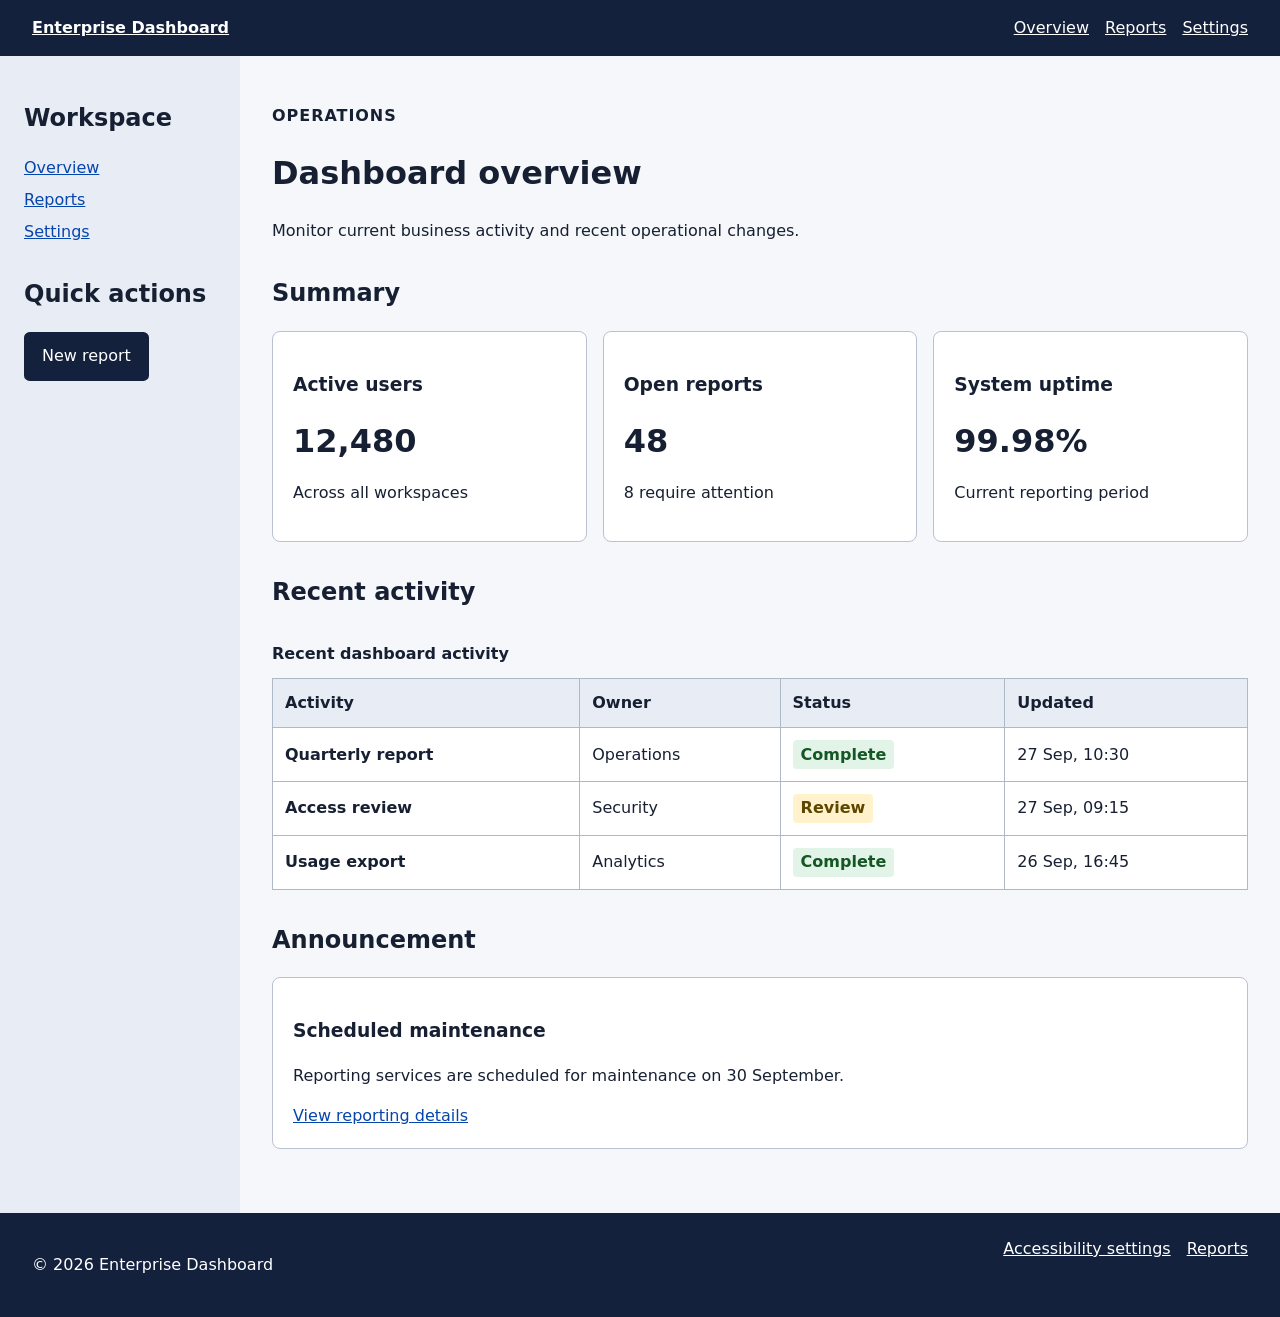
<file: semantic-html5-accessible-dashboard/semantic-html5-accessible-dashboard/index.html>
<!doctype html>
<html lang="en">
<head>
  <meta charset="utf-8">
  <meta name="viewport" content="width=device-width, initial-scale=1">
  <meta name="description" content="Accessible enterprise dashboard built with semantic HTML5.">
  <title>Enterprise Dashboard — Overview</title>
  <link rel="stylesheet" href="css/styles.css">
  <script src="js/app.js" defer></script>
</head>
<body>
  <a class="skip-link" href="#main-content">Skip to main content</a>

  <header class="site-header">
    <div class="brand">
      <a href="index.html" aria-label="Enterprise Dashboard home">Enterprise Dashboard</a>
    </div>
    <nav aria-label="Primary navigation">
      <ul class="nav-list">
        <li><a href="index.html" aria-current="page">Overview</a></li>
        <li><a href="pages/reports.html">Reports</a></li>
        <li><a href="pages/settings.html">Settings</a></li>
      </ul>
    </nav>
  </header>

  <div class="layout">
    <aside class="sidebar" aria-label="Dashboard sidebar">
      <h2>Workspace</h2>
      <nav aria-label="Dashboard navigation">
        <ul>
          <li><a href="index.html" aria-current="page">Overview</a></li>
          <li><a href="pages/reports.html">Reports</a></li>
          <li><a href="pages/settings.html">Settings</a></li>
        </ul>
      </nav>

      <section aria-labelledby="quick-actions-heading">
        <h2 id="quick-actions-heading">Quick actions</h2>
        <button type="button" data-open-modal>New report</button>
      </section>
    </aside>

    <main id="main-content" tabindex="-1">
      <header class="page-header">
        <p class="eyebrow">Operations</p>
        <h1>Dashboard overview</h1>
        <p>Monitor current business activity and recent operational changes.</p>
      </header>

      <section aria-labelledby="summary-heading">
        <h2 id="summary-heading">Summary</h2>
        <div class="card-grid">
          <article class="card">
            <h3>Active users</h3>
            <p class="metric">12,480</p>
            <p>Across all workspaces</p>
          </article>
          <article class="card">
            <h3>Open reports</h3>
            <p class="metric">48</p>
            <p>8 require attention</p>
          </article>
          <article class="card">
            <h3>System uptime</h3>
            <p class="metric">99.98%</p>
            <p>Current reporting period</p>
          </article>
        </div>
      </section>

      <section aria-labelledby="activity-heading">
        <h2 id="activity-heading">Recent activity</h2>
        <div class="table-wrapper">
          <table>
            <caption>Recent dashboard activity</caption>
            <thead>
              <tr>
                <th scope="col">Activity</th>
                <th scope="col">Owner</th>
                <th scope="col">Status</th>
                <th scope="col">Updated</th>
              </tr>
            </thead>
            <tbody>
              <tr>
                <th scope="row">Quarterly report</th>
                <td>Operations</td>
                <td><span class="status success">Complete</span></td>
                <td><time datetime="2026-09-27T10:30">27 Sep, 10:30</time></td>
              </tr>
              <tr>
                <th scope="row">Access review</th>
                <td>Security</td>
                <td><span class="status warning">Review</span></td>
                <td><time datetime="2026-09-27T09:15">27 Sep, 09:15</time></td>
              </tr>
              <tr>
                <th scope="row">Usage export</th>
                <td>Analytics</td>
                <td><span class="status success">Complete</span></td>
                <td><time datetime="2026-09-26T16:45">26 Sep, 16:45</time></td>
              </tr>
            </tbody>
          </table>
        </div>
      </section>

      <section aria-labelledby="announcement-heading">
        <h2 id="announcement-heading">Announcement</h2>
        <article class="notice">
          <h3>Scheduled maintenance</h3>
          <p>Reporting services are scheduled for maintenance on 30 September.</p>
          <a href="pages/reports.html">View reporting details</a>
        </article>
      </section>
    </main>
  </div>

  <footer class="site-footer">
    <p>&copy; 2026 Enterprise Dashboard</p>
    <nav aria-label="Footer navigation">
      <ul class="nav-list">
        <li><a href="pages/settings.html">Accessibility settings</a></li>
        <li><a href="pages/reports.html">Reports</a></li>
      </ul>
    </nav>
  </footer>

  <dialog id="report-modal" aria-labelledby="modal-title">
    <form method="dialog" class="modal-card" id="report-form">
      <header>
        <h2 id="modal-title">Create a report</h2>
        <button type="button" class="icon-button" data-close-modal aria-label="Close create report dialog">×</button>
      </header>

      <fieldset>
        <legend>Report details</legend>

        <div class="form-field">
          <label for="report-name">Report name <span aria-hidden="true">*</span></label>
          <input id="report-name" name="report-name" type="text" required maxlength="100" autocomplete="off">
        </div>

        <div class="form-field">
          <label for="report-type">Report type</label>
          <select id="report-type" name="report-type" required>
            <option value="">Choose a type</option>
            <option value="operations">Operations</option>
            <option value="finance">Finance</option>
            <option value="analytics">Analytics</option>
          </select>
        </div>
      </fieldset>

      <div class="form-actions">
        <button type="submit">Create report</button>
        <button type="button" class="secondary" data-close-modal>Cancel</button>
      </div>
    </form>
  </dialog>
</body>
</html>
</file>
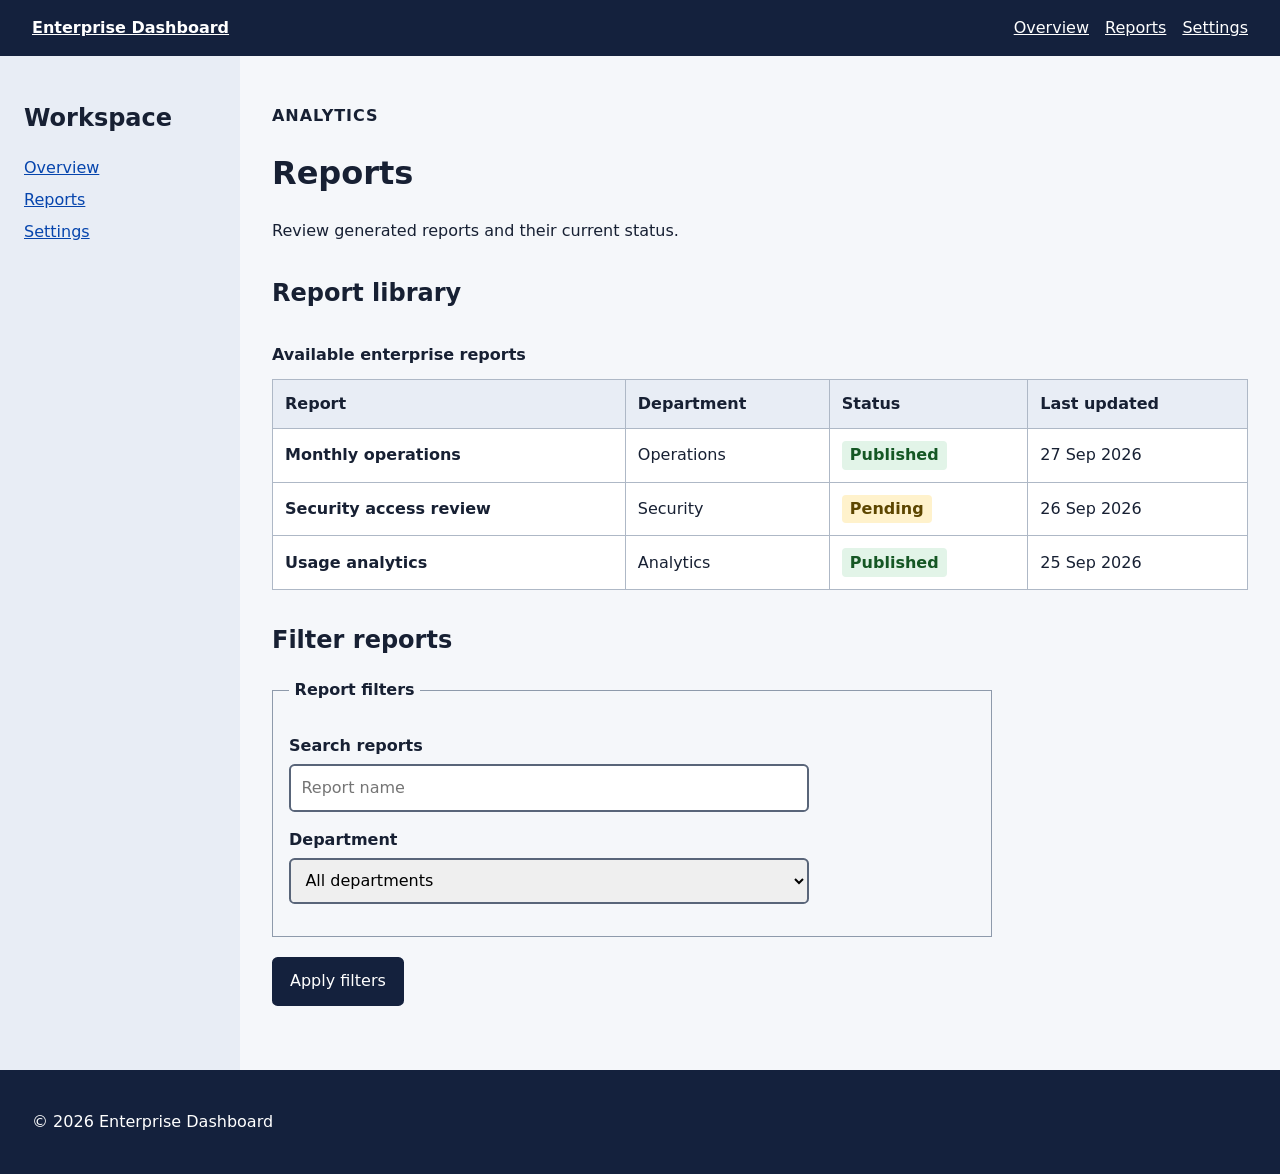
<file: semantic-html5-accessible-dashboard/semantic-html5-accessible-dashboard/pages/reports.html>
<!doctype html>
<html lang="en">
<head>
  <meta charset="utf-8">
  <meta name="viewport" content="width=device-width, initial-scale=1">
  <meta name="description" content="Enterprise dashboard reports.">
  <title>Enterprise Dashboard — Reports</title>
  <link rel="stylesheet" href="../css/styles.css">
</head>
<body>
  <a class="skip-link" href="#main-content">Skip to main content</a>
  <header class="site-header">
    <div class="brand"><a href="../index.html">Enterprise Dashboard</a></div>
    <nav aria-label="Primary navigation">
      <ul class="nav-list">
        <li><a href="../index.html">Overview</a></li>
        <li><a href="reports.html" aria-current="page">Reports</a></li>
        <li><a href="settings.html">Settings</a></li>
      </ul>
    </nav>
  </header>

  <div class="layout">
    <aside class="sidebar" aria-label="Dashboard sidebar">
      <h2>Workspace</h2>
      <nav aria-label="Dashboard navigation">
        <ul>
          <li><a href="../index.html">Overview</a></li>
          <li><a href="reports.html" aria-current="page">Reports</a></li>
          <li><a href="settings.html">Settings</a></li>
        </ul>
      </nav>
    </aside>

    <main id="main-content" tabindex="-1">
      <header class="page-header">
        <p class="eyebrow">Analytics</p>
        <h1>Reports</h1>
        <p>Review generated reports and their current status.</p>
      </header>

      <section aria-labelledby="reports-table-heading">
        <h2 id="reports-table-heading">Report library</h2>
        <div class="table-wrapper">
          <table>
            <caption>Available enterprise reports</caption>
            <thead>
              <tr>
                <th scope="col">Report</th>
                <th scope="col">Department</th>
                <th scope="col">Status</th>
                <th scope="col">Last updated</th>
              </tr>
            </thead>
            <tbody>
              <tr>
                <th scope="row">Monthly operations</th>
                <td>Operations</td>
                <td><span class="status success">Published</span></td>
                <td><time datetime="2026-09-27">27 Sep 2026</time></td>
              </tr>
              <tr>
                <th scope="row">Security access review</th>
                <td>Security</td>
                <td><span class="status warning">Pending</span></td>
                <td><time datetime="2026-09-26">26 Sep 2026</time></td>
              </tr>
              <tr>
                <th scope="row">Usage analytics</th>
                <td>Analytics</td>
                <td><span class="status success">Published</span></td>
                <td><time datetime="2026-09-25">25 Sep 2026</time></td>
              </tr>
            </tbody>
          </table>
        </div>
      </section>

      <section aria-labelledby="filter-heading">
        <h2 id="filter-heading">Filter reports</h2>
        <form class="filter-form" action="#" method="get">
          <fieldset>
            <legend>Report filters</legend>
            <div class="form-field">
              <label for="search">Search reports</label>
              <input id="search" name="search" type="search" placeholder="Report name">
            </div>
            <div class="form-field">
              <label for="department">Department</label>
              <select id="department" name="department">
                <option value="">All departments</option>
                <option value="operations">Operations</option>
                <option value="security">Security</option>
                <option value="analytics">Analytics</option>
              </select>
            </div>
          </fieldset>
          <button type="submit">Apply filters</button>
        </form>
      </section>
    </main>
  </div>

  <footer class="site-footer">
    <p>&copy; 2026 Enterprise Dashboard</p>
  </footer>
</body>
</html>
</file>
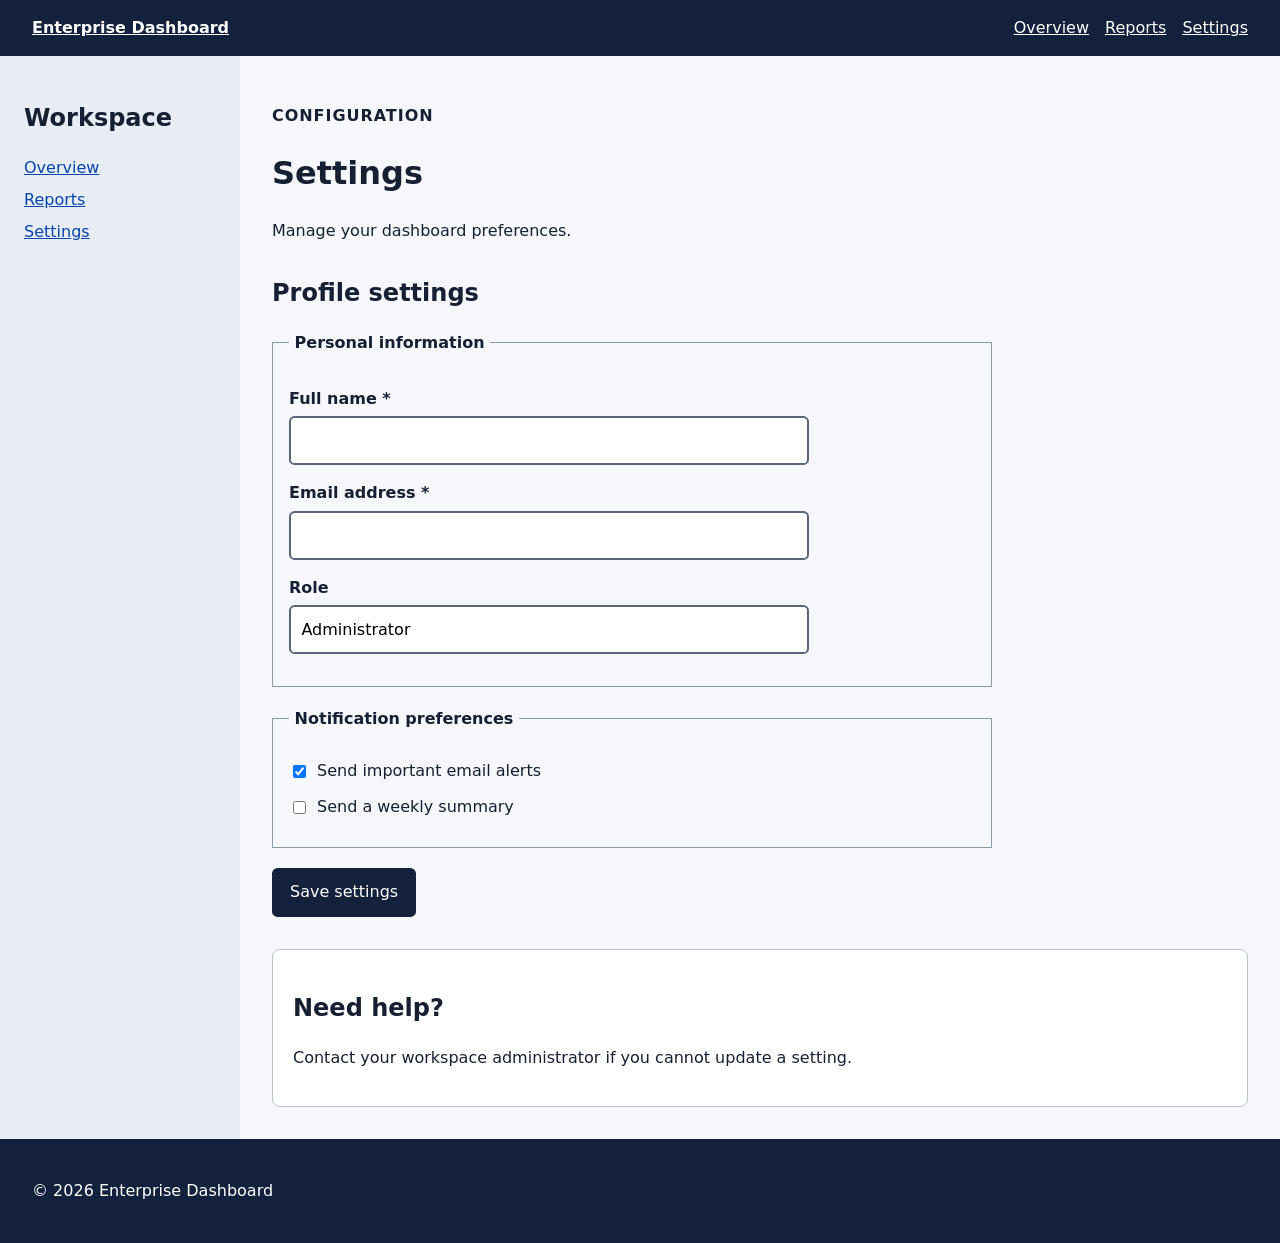
<file: semantic-html5-accessible-dashboard/semantic-html5-accessible-dashboard/pages/settings.html>
<!doctype html>
<html lang="en">
<head>
  <meta charset="utf-8">
  <meta name="viewport" content="width=device-width, initial-scale=1">
  <meta name="description" content="Enterprise dashboard settings.">
  <title>Enterprise Dashboard — Settings</title>
  <link rel="stylesheet" href="../css/styles.css">
</head>
<body>
  <a class="skip-link" href="#main-content">Skip to main content</a>
  <header class="site-header">
    <div class="brand"><a href="../index.html">Enterprise Dashboard</a></div>
    <nav aria-label="Primary navigation">
      <ul class="nav-list">
        <li><a href="../index.html">Overview</a></li>
        <li><a href="reports.html">Reports</a></li>
        <li><a href="settings.html" aria-current="page">Settings</a></li>
      </ul>
    </nav>
  </header>

  <div class="layout">
    <aside class="sidebar" aria-label="Dashboard sidebar">
      <h2>Workspace</h2>
      <nav aria-label="Dashboard navigation">
        <ul>
          <li><a href="../index.html">Overview</a></li>
          <li><a href="reports.html">Reports</a></li>
          <li><a href="settings.html" aria-current="page">Settings</a></li>
        </ul>
      </nav>
    </aside>

    <main id="main-content" tabindex="-1">
      <header class="page-header">
        <p class="eyebrow">Configuration</p>
        <h1>Settings</h1>
        <p>Manage your dashboard preferences.</p>
      </header>

      <section aria-labelledby="profile-heading">
        <h2 id="profile-heading">Profile settings</h2>
        <form action="#" method="post" class="settings-form">
          <fieldset>
            <legend>Personal information</legend>

            <div class="form-field">
              <label for="full-name">Full name <span aria-hidden="true">*</span></label>
              <input id="full-name" name="full-name" type="text" required minlength="2" autocomplete="name">
            </div>

            <div class="form-field">
              <label for="email">Email address <span aria-hidden="true">*</span></label>
              <input id="email" name="email" type="email" required autocomplete="email">
            </div>

            <div class="form-field">
              <label for="role">Role</label>
              <input id="role" name="role" type="text" readonly value="Administrator">
            </div>
          </fieldset>

          <fieldset>
            <legend>Notification preferences</legend>
            <div class="checkbox-field">
              <input id="email-alerts" name="email-alerts" type="checkbox" checked>
              <label for="email-alerts">Send important email alerts</label>
            </div>
            <div class="checkbox-field">
              <input id="weekly-summary" name="weekly-summary" type="checkbox">
              <label for="weekly-summary">Send a weekly summary</label>
            </div>
          </fieldset>

          <button type="submit">Save settings</button>
        </form>
      </section>

      <aside class="help-panel" aria-labelledby="help-heading">
        <h2 id="help-heading">Need help?</h2>
        <p>Contact your workspace administrator if you cannot update a setting.</p>
      </aside>
    </main>
  </div>

  <footer class="site-footer">
    <p>&copy; 2026 Enterprise Dashboard</p>
  </footer>
</body>
</html>
</file>
<file: semantic-html5-accessible-dashboard/semantic-html5-accessible-dashboard/css/styles.css>
*,
*::before,
*::after { box-sizing: border-box; }

:root {
  font-family: system-ui, -apple-system, BlinkMacSystemFont, "Segoe UI", sans-serif;
  color: #172033;
  background: #f5f7fa;
  line-height: 1.5;
}

body { margin: 0; }

a { color: #0645ad; }
a:focus-visible, button:focus-visible, input:focus-visible,
select:focus-visible, textarea:focus-visible {
  outline: 3px solid #ffbf00;
  outline-offset: 3px;
}

.skip-link {
  position: absolute;
  left: 1rem;
  top: -5rem;
  padding: .75rem 1rem;
  background: #fff;
  color: #111;
  z-index: 1000;
}
.skip-link:focus { top: 1rem; }

.site-header {
  display: flex;
  justify-content: space-between;
  gap: 2rem;
  align-items: center;
  padding: 1rem 2rem;
  background: #14213d;
  color: #fff;
}
.site-header a { color: #fff; }

.brand { font-weight: 700; }
.nav-list {
  display: flex;
  gap: 1rem;
  list-style: none;
  padding: 0;
  margin: 0;
}

.layout {
  display: grid;
  grid-template-columns: 240px 1fr;
  min-height: calc(100vh - 70px);
}

.sidebar {
  padding: 1.5rem;
  background: #e8edf5;
}
.sidebar ul {
  list-style: none;
  padding: 0;
}
.sidebar li { margin: .5rem 0; }

main {
  max-width: 1200px;
  width: 100%;
  padding: 2rem;
  margin: 0 auto;
}

.page-header { margin-bottom: 2rem; }
.eyebrow {
  margin-bottom: .25rem;
  font-weight: 700;
  text-transform: uppercase;
  letter-spacing: .06em;
}

.card-grid {
  display: grid;
  grid-template-columns: repeat(3, 1fr);
  gap: 1rem;
}
.card, .notice, .help-panel {
  background: #fff;
  border: 1px solid #b8c2d1;
  border-radius: .5rem;
  padding: 1.25rem;
}
.metric { font-size: 2rem; font-weight: 700; margin: .25rem 0; }

section { margin: 2rem 0; }
.table-wrapper { overflow-x: auto; }
table {
  width: 100%;
  border-collapse: collapse;
  background: #fff;
}
caption {
  text-align: left;
  font-weight: 700;
  padding: .75rem 0;
}
th, td {
  border: 1px solid #aeb8c6;
  padding: .75rem;
  text-align: left;
}
thead { background: #e8edf5; }

.status {
  display: inline-block;
  padding: .15rem .5rem;
  border-radius: .25rem;
  font-weight: 700;
}
.status.success { background: #e2f4e8; color: #155724; }
.status.warning { background: #fff2cc; color: #5d4600; }

.site-footer {
  display: flex;
  justify-content: space-between;
  gap: 1rem;
  padding: 1.5rem 2rem;
  background: #14213d;
  color: #fff;
}
.site-footer a { color: #fff; }

button {
  border: 2px solid #14213d;
  border-radius: .35rem;
  padding: .65rem 1rem;
  background: #14213d;
  color: #fff;
  font: inherit;
  cursor: pointer;
}
button.secondary {
  background: #fff;
  color: #14213d;
}
.icon-button {
  border: 0;
  background: transparent;
  color: #14213d;
  font-size: 1.5rem;
  padding: .25rem .5rem;
}

form {
  max-width: 720px;
}
fieldset {
  border: 1px solid #8e9aab;
  padding: 1rem;
  margin: 0 0 1.25rem;
}
legend { font-weight: 700; padding: 0 .35rem; }
.form-field { margin: 1rem 0; }
.form-field label {
  display: block;
  font-weight: 600;
  margin-bottom: .35rem;
}
input, select, textarea {
  width: 100%;
  max-width: 520px;
  padding: .65rem;
  border: 2px solid #596579;
  border-radius: .35rem;
  font: inherit;
}
textarea { min-height: 140px; }
.checkbox-field {
  display: flex;
  align-items: flex-start;
  gap: .5rem;
  margin: .75rem 0;
}
.checkbox-field input { width: auto; margin-top: .35rem; }
.form-actions {
  display: flex;
  gap: .75rem;
  margin-top: 1rem;
}

dialog {
  width: min(600px, calc(100% - 2rem));
  border: 0;
  border-radius: .5rem;
  padding: 0;
  box-shadow: 0 1rem 4rem rgba(0,0,0,.3);
}
dialog::backdrop { background: rgba(0,0,0,.65); }
.modal-card { padding: 1.5rem; }
.modal-card > header {
  display: flex;
  justify-content: space-between;
  align-items: center;
}

@media (max-width: 800px) {
  .site-header, .site-footer { flex-direction: column; align-items: flex-start; }
  .layout { grid-template-columns: 1fr; }
  .card-grid { grid-template-columns: 1fr; }
  main { padding: 1rem; }
}
</file>
